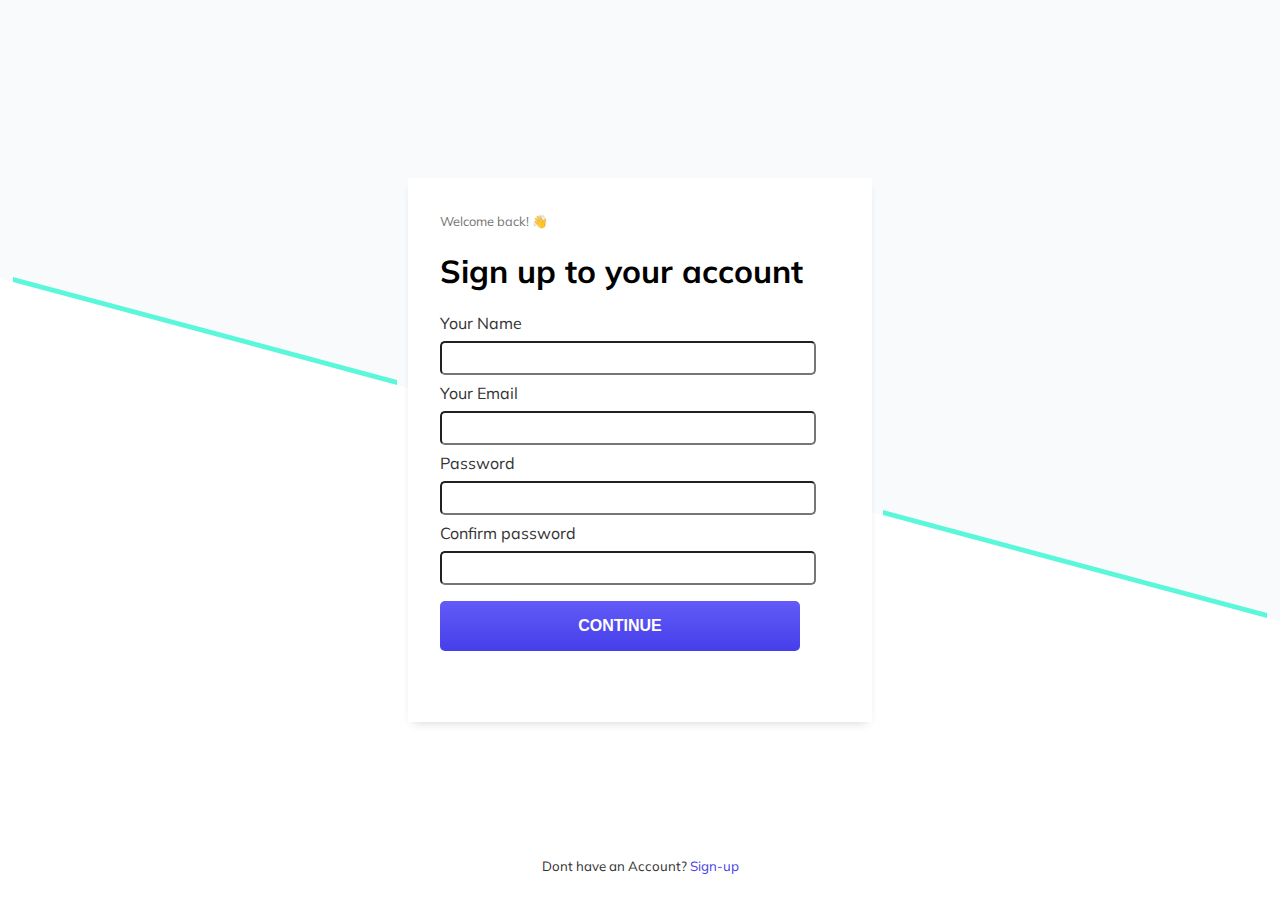
<file: signup-page/index.html>
<!DOCTYPE html>
<html lang="en">
<head>
    <meta charset="UTF-8">
    <meta name="viewport" content="width=device-width, initial-scale=1.0">
    <title>Signup</title>
    <link rel="stylesheet" href="../style.css">
</head>
<body>
    <div class="container">
       <form action="" class="sign-up">
       <header>
        <small>Welcome back! 👋</small>
        <h1>Sign up to your account</h1>
       </header>
       <label for="name">Your Name</label> <br>
       <input type="text" id="name" required>
       <br>
       <label for="email">Your Email</label><br>
       <input type="email" id="email" required>
       <br>
       <label for="password">Password</label><br>
       <input type="password" id="password" required>
       <br>
       <label for="c.password">Confirm password</label><br>
       <input type="password" id="c.password" required>
       <br>
       <button type="submit" class="login-button" id="signup-button">Continue</button>
       <br>
       <h3 id="error-message" style="display: none;">Error:All fields are mandatory! </h3>
       </form>
       <small id="signup-redirect"> Dont have an Account? <a href="#">Sign-up</a></small>
    </div>
    <div class="bisect">
        <span class="sec-border left"></span>
        <span class="sec-border right"></span>
    </div>
    <script src="../script.js"></script>
</body>
</html>
</file>
<file: style.css>
@import url('https://fonts.googleapis.com/css2?family=Mulish:wght@200;300;400;500;600&display=swap');
body{
    margin: 0;
    padding: 0;
    /* background-color: aliceblue; */
    box-sizing: border-box;
}
html{
    font-family: 'Mulish',sans-serif;
    font-size: 1 rem;
}
.container{
    position: relative;
    min-height: 100vh;
}
.bisect{
    position: absolute;
    width: 100%;
    height: 100vh;
    z-index: 3;
    background-color: #F8FAFC;
    transform: skewY(15deg);
    top: -50%;
}
.sec-border{
    z-index: 10;
    width: 30%;
    height: 5px;
    position: absolute;
    background-color: #5BF7DB;
    bottom: 0%;
}
.sec-border.left{
    left: 1%;
}
.sec-border.right{
    right: 1%;
}
.sign-up{
    position: absolute;
    width: 400px;
    height: 480px;
    top: 50%;
    left: 50%;
    z-index: 5;
    background-color: #FFFFFF;
    transform: translate(-50%,-50%);
    box-shadow: 0 5px 10px -5px rgba(0,0,0,0.19);
    padding: 2rem;

}
.sign-up small{
    color:#757575;
    font-size: 0.8rem;

}
.sign-up h1{
    font-style: 'Mulish';
    font-weight: 700;
    
}
.sign-up label{
    font-style: 'Mulish';
    color: #333333;
    margin: 0.5rem 0;

}
.sign-up input{
    width: 90%;
    gap: 10px;
    margin: 0.5rem 0;
    border-radius: 5px;
    height: 30px;
    padding: 0 6px;
}
.login-button{
    width: 90%;
    background: linear-gradient(180deg, #625BF7 0%, #463EEA 100%);
    border-radius: 5px;
    height: 50px;
    margin: 0.5rem 0;
    border: #625BF7;
    outline: none;
    text-transform: uppercase;
    font-weight: 800;
    line-height: 18px;
    font-size: 16px;
    color: #FFFFFF;
    cursor: pointer;
    

}
#logout{
    margin:-0.5rem 0 !important;

}
#error-message{
    text-align: center;
    color: #463EEA;
    font-style: 'Mulish';
    font-weight: 600;
    margin-top: 2rem;

}
#signup-redirect{
    position: absolute;
    bottom: 2%;
    z-index: 10;
    left: 50%;
    transform: translate(-50%,-50%);
    color: #333333;
}
#signup-redirect a{
    text-decoration: none;
    color: #463EEA;
    font-weight: 400;

}
#success-msg{
    position: absolute;
    font-size: 2rem;
    color: #625BF7;
    font-weight: 700;
    top: 10%;
    z-index: 10;
    left: 50%;
    transform: translate(-50%,-50%);
}
.profile{
    position: absolute;
    z-index: 5;
    background-color: #FFFFFF;
    left: 50%;
    top: 50%;
    transform: translate(-50%,-50%);
    box-shadow: 0 5px 10px -5px rgba(0,0,0,0.19);
    width: 400px;
    padding: 2rem;
    display: flex;
    flex-direction: column;
    align-items: center;
    margin-bottom: 2rem;

}
.profile h1{
    color: #333333;
    font-size: 24px;
    font-weight: 700;
    text-align: center;
    margin: 0.5rem 0;
}
.profile img{
    height: 80px;
    width: 80px;
    margin: 1rem;
    left: 20px;
}
#profile-info{
    display: flex;
    flex-direction: column;
    row-gap: 0.5rem;
}
@media only screen and (max-width: 600px){
    .profile{
        width: 250px;
    }
    .bisect{
        transform: skewY(40deg);
    }
    .profile h1{
        font-size: 1.5rem;
    }
    .sign-up{
        width: 250px;
    }
    .sign-up input{
        height: 30px;
    }
    .sign-up label{
        font-size: 0.6rem;
    }
    #error-message{
        font-size: 0.8rem;
        bottom: 5%;
    }
    #signup-redirect{
        bottom:3%;
    }
    #success-message{
        top:20%;
    }
}
</file>
